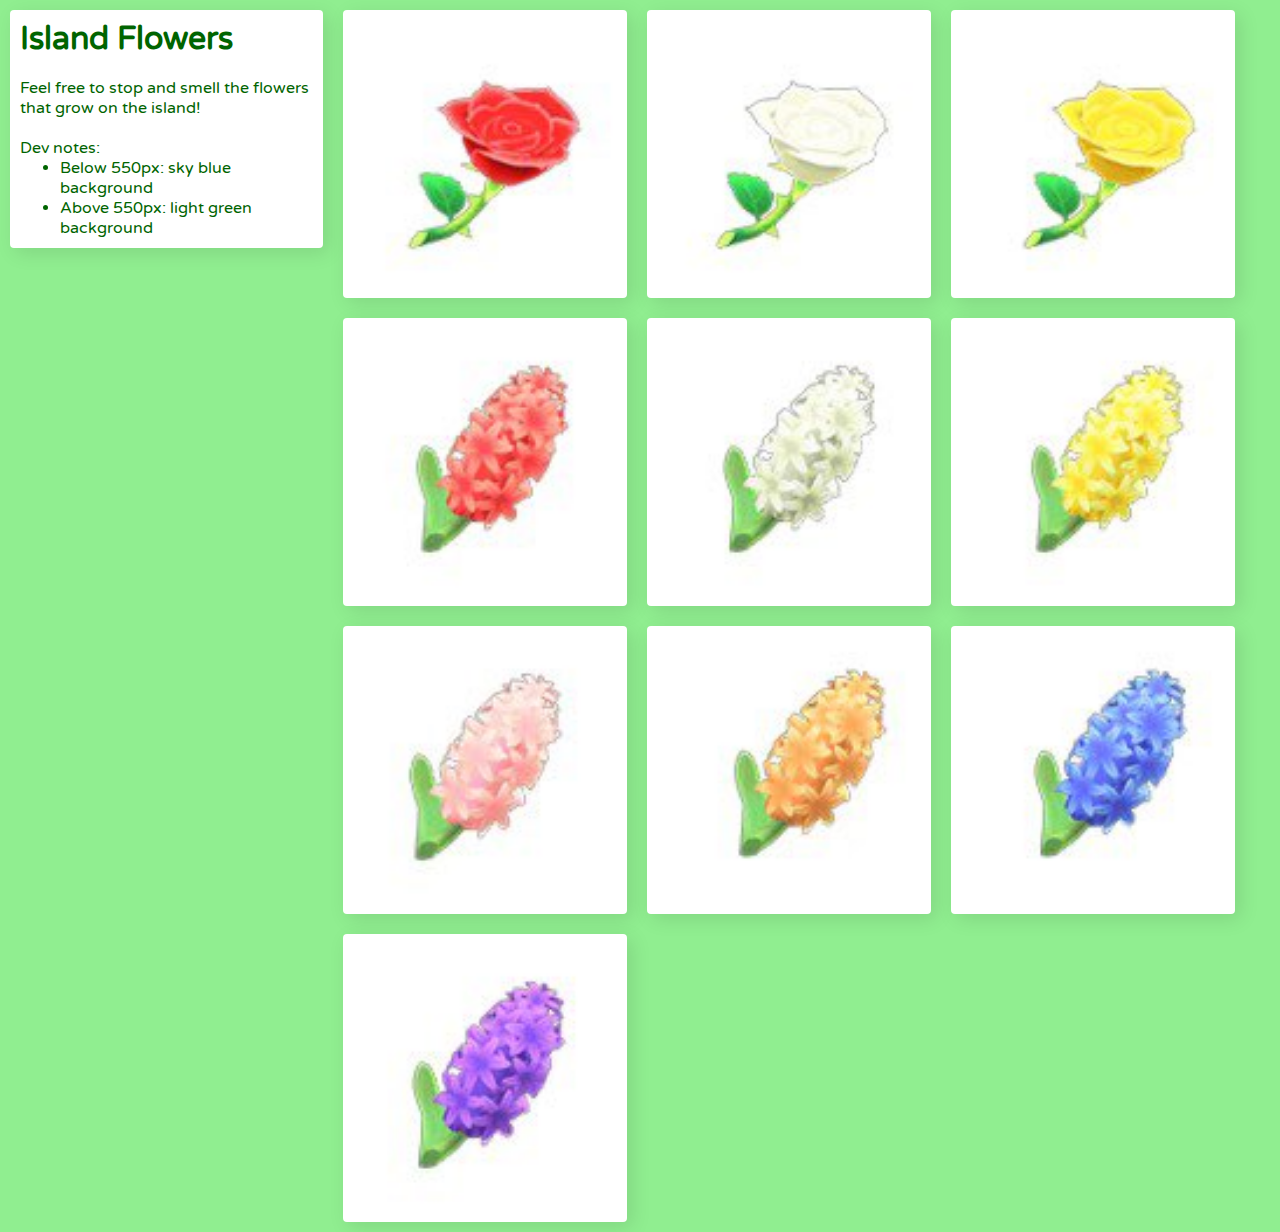
<file: responsive/index.html>
<!DOCTYPE html>
<html lang="en">
  <head>
    <meta charset="UTF-8" />
    <meta name="viewport" content="width=device-width, initial-scale=1.0" />
    <link rel="stylesheet" type="text/css" href="./styles.css" />
    <link
      href="https://fonts.googleapis.com/css2?family=Varela+Round&display=swap"
      rel="stylesheet"
    />
    <title>Document</title>
  </head>
  <body>
    <!-- Header -->

    <div class="description">
      <h1>Island Flowers</h1>
      <br />

      <p>
        Feel free to stop and smell the flowers that grow on the island!

        <br/><br/>
        Dev notes:
        <ul>
            <li>Below 550px: sky blue background</li>
            <li>Above 550px: light green background</li>
        </ul>
      </p>
    </div>

    <!-- Image Gallery -->
    <div class="gallery">
      <div class="flower">
        <div class="flower-img">
          <img src="./images/01.png" alt="Red rose." />
        </div>
      </div>

      <div class="flower">
        <div class="flower-img">
          <img src="./images/02.png" alt="White rose." />
        </div>
      </div>

      <div class="flower">
        <div class="flower-img">
          <img src="./images/03.png" alt="Yellow rose." />
        </div>
      </div>

      <div class="flower">
        <div class="flower-img">
          <img src="./images/04.png" alt="Red rose." />
        </div>
      </div>

      <div class="flower">
        <div class="flower-img">
          <img src="./images/05.png" alt="Red rose." />
        </div>
      </div>

      <div class="flower">
        <div class="flower-img">
          <img src="./images/06.png" alt="Red rose." />
        </div>
      </div>

      <div class="flower">
        <div class="flower-img">
          <img src="./images/07.png" alt="Red rose." />
        </div>
      </div>

      <div class="flower">
        <div class="flower-img">
          <img src="./images/08.png" alt="Red rose." />
        </div>
      </div>

      <div class="flower">
        <div class="flower-img">
          <img src="./images/09.png" alt="Red rose." />
        </div>
      </div>

      <div class="flower">
        <div class="flower-img">
          <img src="./images/10.png" alt="Red rose." />
        </div>
      </div>
    </div>
  </body>
</html>
</file>
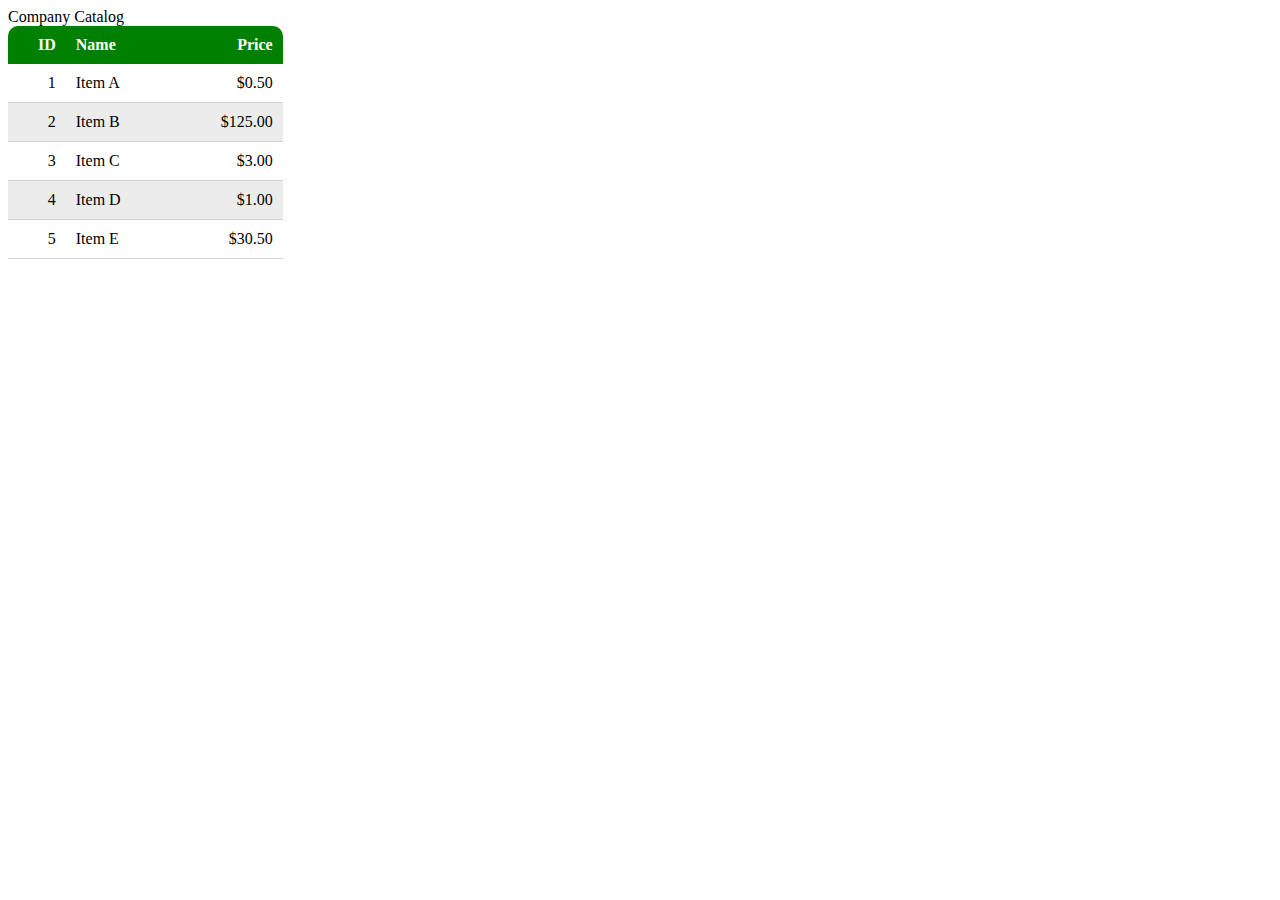
<file: table/index.html>
<!DOCTYPE html>
<html>
  <head>
    <meta charset="utf-8" />
    <title>Using a Table</title>
    <meta name="viewport" content="width=device-width, initial-scale=1" />
    <link rel="stylesheet" type="text/css" media="screen" href="./style.css" />
  </head>
  <body>
    <div class="header">
      Company Catalog
    </div>
    <div class="data">
      <!-- Put your Table Here -->
      <table>
        <thead>
          <tr>
            <th>ID</th>
            <th>Name</th>
            <th>Price</th>
          </tr>
        </thead>
        <tbody>
          <tr>
            <td>1</td>
            <td>Item A</td>
            <td>$0.50</td>
          </tr>
          <tr>
            <td>2</td>
            <td>Item B</td>
            <td>$125.00</td>
          </tr>
          <tr>
            <td>3</td>
            <td>Item C</td>
            <td>$3.00</td>
          </tr>
          <tr>
            <td>4</td>
            <td>Item D</td>
            <td>$1.00</td>
          </tr>
          <tr>
            <td>5</td>
            <td>Item E</td>
            <td>$30.50</td>
          </tr>
        </tbody>
      </table>
    </div>
  </body>
</html>
</file>
<file: responsive/styles.css>
/* Misc notes:

Fonts: 
font-family: 'Varela Round', sans-serif;

Mobile Layout (230px-550px)
- full width header
- 2 column gallery

Desktop Layout (550px and up)
- header on left
- varying number of columns based on screen width

Mobile first

*/
@media (max-width: 550px) {
    body {
        background-color: skyblue;
    }
}

* {
    margin: 0;
    padding 0;
    box-sizing: border-box;
}

/* header section */

.description {

    /* White card */

    border-collapse: collapse;
    background-color: white;
    color: darkgreen;

    /* White text on blue - unused */

/*     border: 1px solid white;
    color: white;
    text-shadow: 4px 4px 10px rgb(1,1,1,0.1); */

    padding: 10px;
    margin: 10px 10px 20px 10px;
    border-radius: 4px;
    box-shadow: 5px 5px 20px rgb(1,1,1,0.1);
    font-family: "Varela Round", sans-serif;
}

h1 {
  font-family: "Varela Round", sans-serif;
}

p {
  font-family: "Varela Round", sans-serif;
}

/* gallery section */

.gallery {
    display: flex;
    flex-wrap: wrap;

}

img {
    width: 100%;
}

/* specific cards */

.flower {
    background-color: white;
    padding: 10px;
    width: 30%;
    border-radius: 4px;
    margin: 10px;
    box-shadow: 5px 5px 20px rgb(1,1,1,0.1);
}


/* Desktop Layout (550px and up)
- header on left
- varying number of columns based on screen width */

@media (min-width: 550px) {
    body {
        background-color: lightgreen;
        display: flex;
    }

    .description {
        height: 90%;
    }

}
</file>
<file: table/style.css>
/* Add your CSS Below */
table {
  border-collapse: collapse;
  overflow: hidden;
}

thead {
  background-color: green;
  color: white;
  /* To check for the border */
  /*   border: 1px solid black; */
}

th:nth-child(1) {
  border-radius: 10px 0 0 0;
}

th:nth-child(3) {
  border-radius: 0 10px 0 0;
}

th:nth-child(1),
th:nth-child(3) {
  text-align: right;
  padding: 10px 10px 10px 30px;
}

th:nth-child(2),
td:nth-child(2) {
  text-align: left;
  padding: 10px 70px 10px 10px;
}
tr th {
  /*   border: 1px solid black; */
  /*   padding: 10px 50px; */
}

tr td:nth-child(1),
td:nth-child(3) {
  padding: 10px 10px 10px 30px;
  text-align: right;
}

tr:nth-of-type(even) {
  background-color: rgb(236, 236, 236);
}

td {
  border-bottom: 1px solid lightgray;
}
</file>
